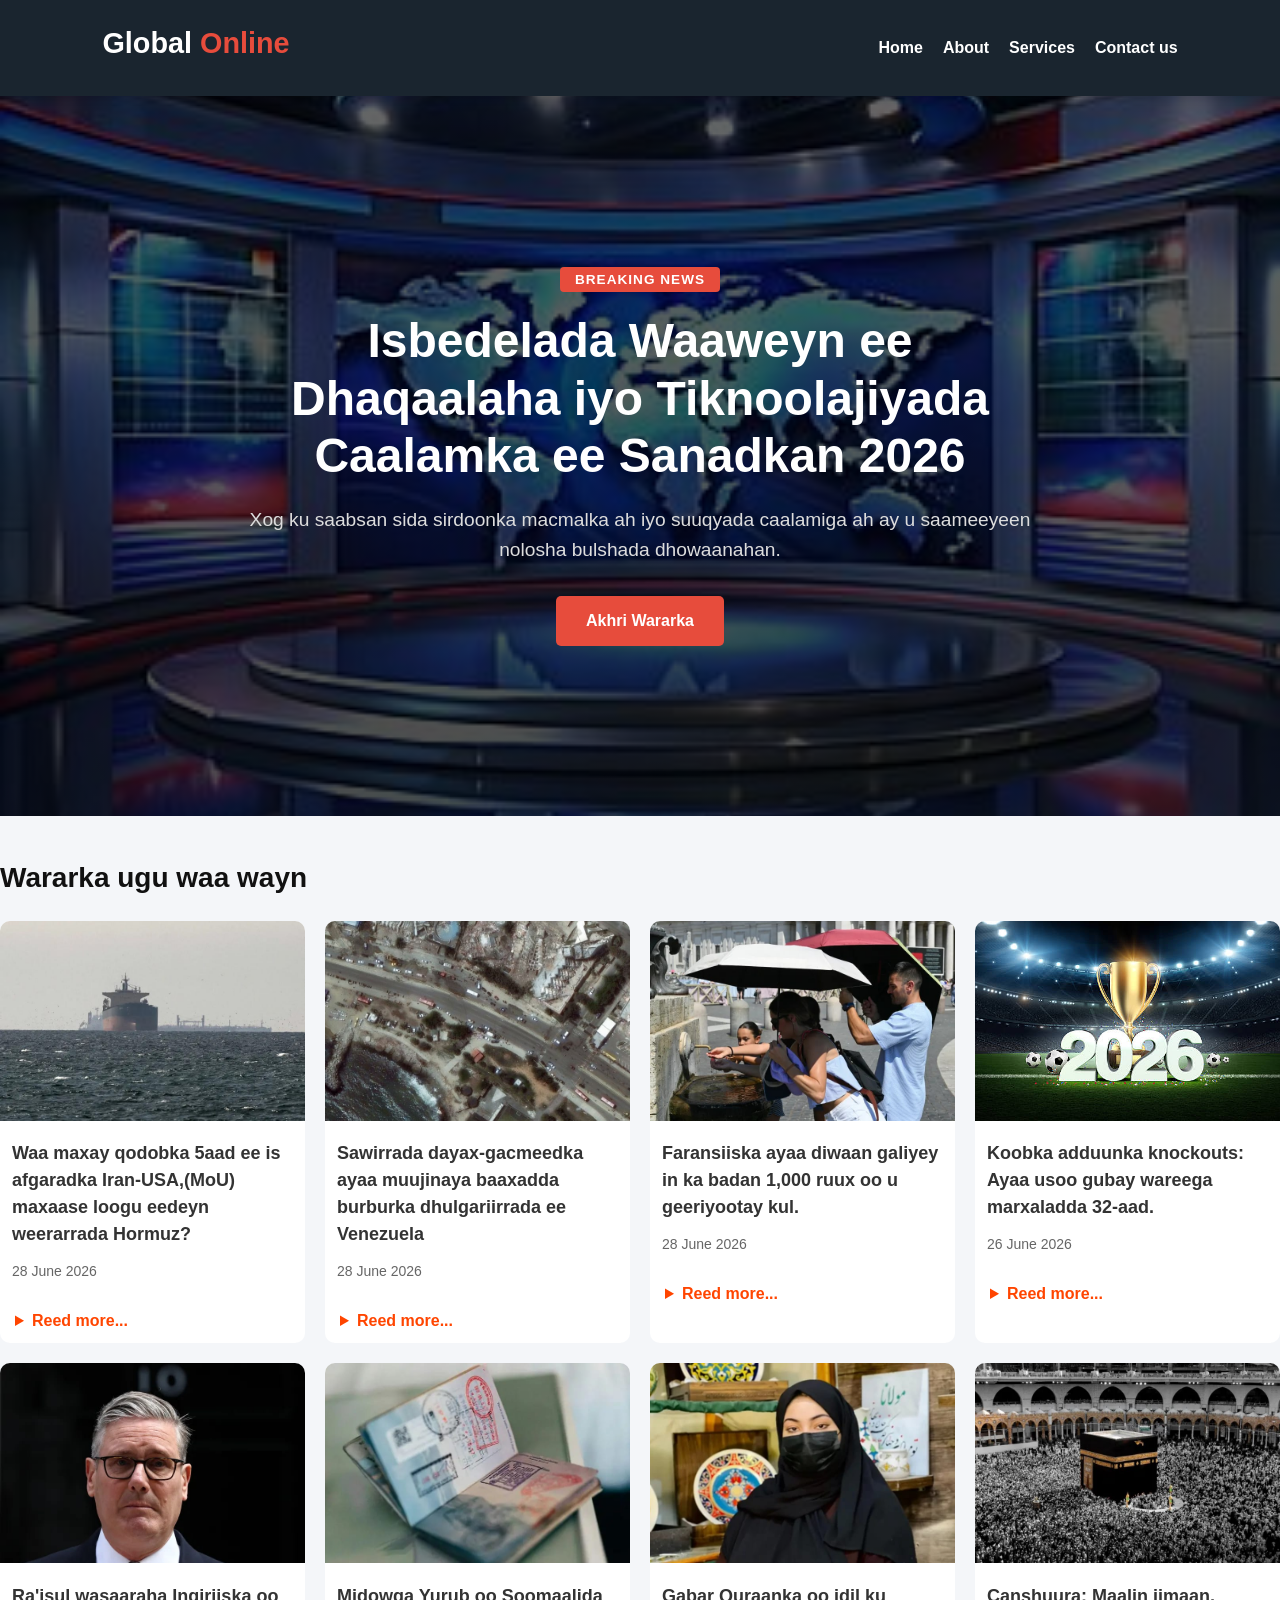
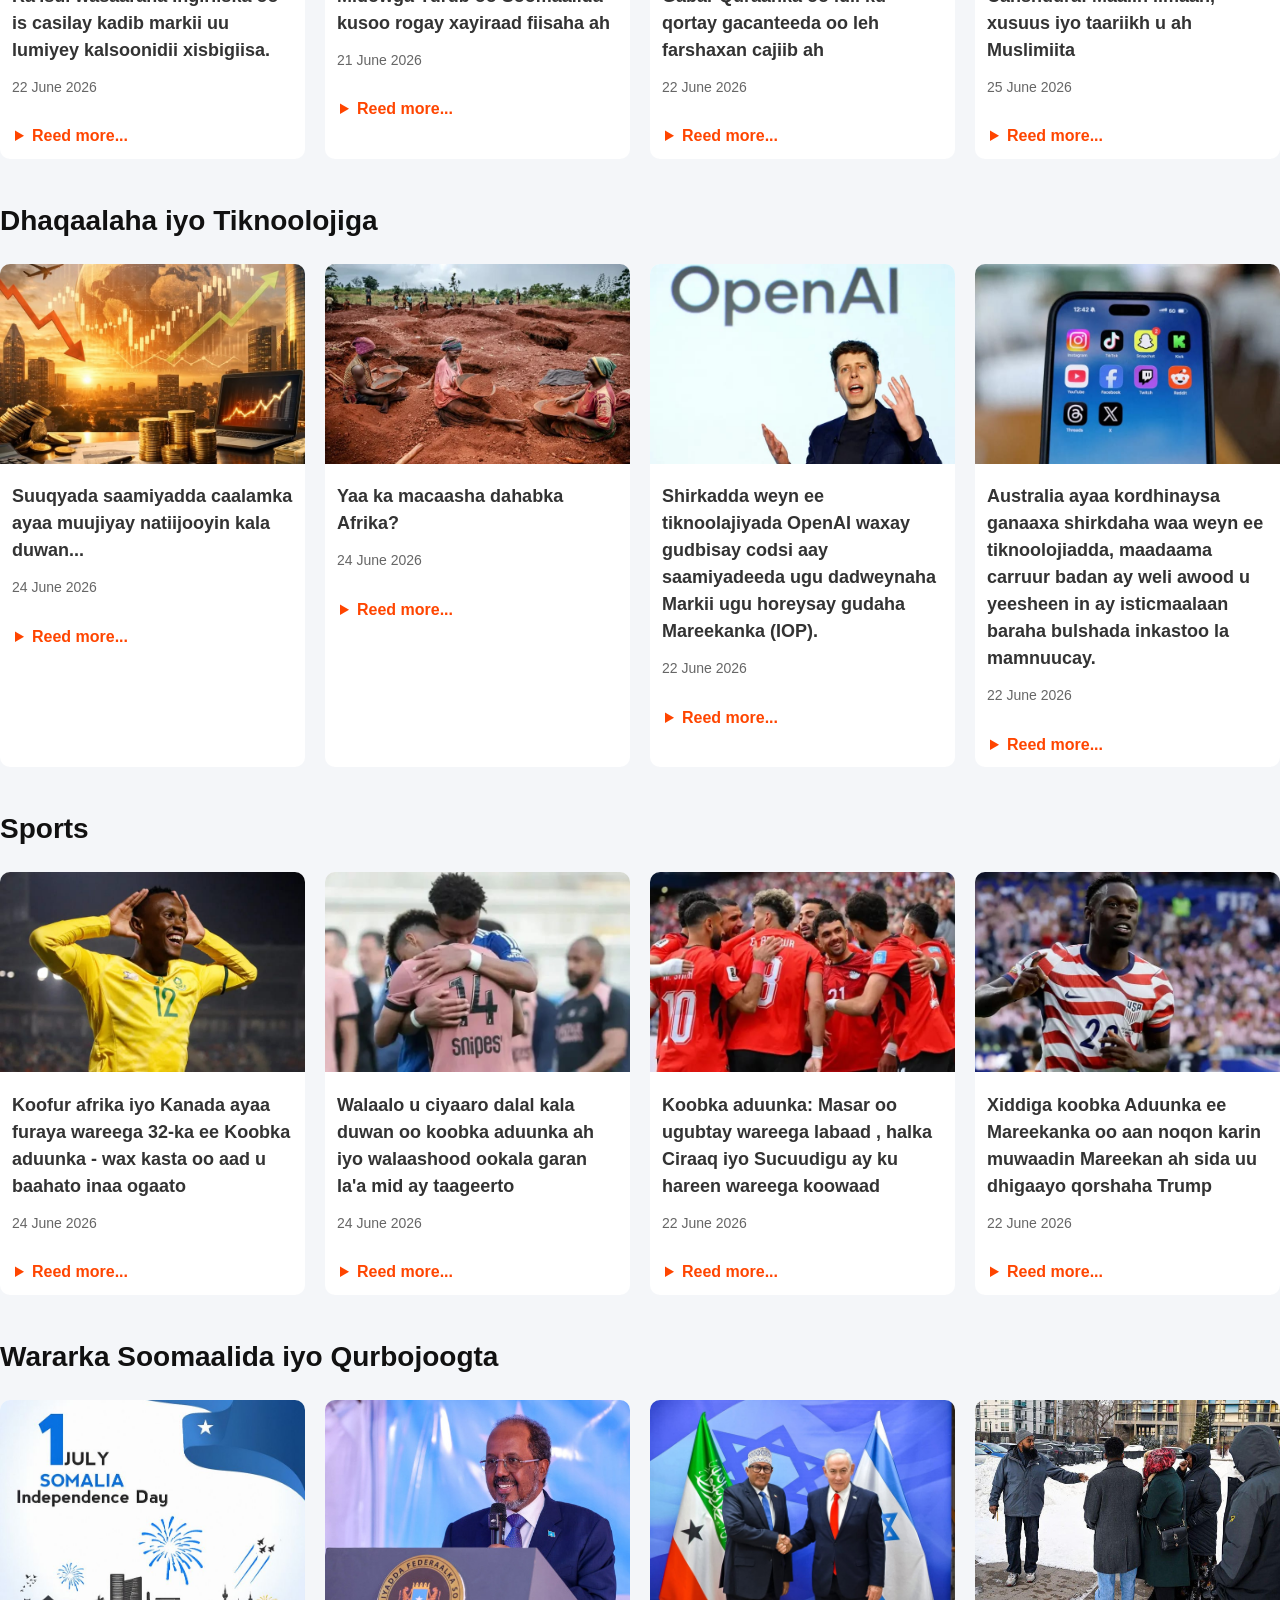
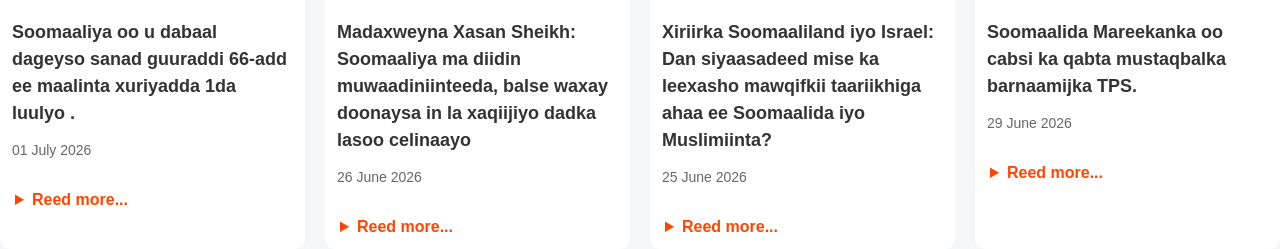
<file: index.html>
<!DOCTYPE html>
<html lang="so">
<head>
    <meta charset="UTF-8">
    <meta name="viewport" content="width=device-width, initial-scale=1.0">
    <title>Global Online </title>
    <link rel="stylesheet" href="Global-Online.css">
    
    <link rel="stylesheet" href="https://cdnjs.cloudflare.com/ajax/libs/font-awesome/6.4.0/css/all.min.css">
</head>
<body>



    
    <!-- 1. HEADER & NAVIGATION BAR -->
    <header class="navbar">
        <div class="logo">
            <h2>Global<span> Online</span></h2>
        </div>
        <nav>
            <ul>
                <li><a href="index.html">Home</a></li>
                <li><a href="about.html">About</a></li>
                <li><a href="services.html">Services</a></li>
                <li><a href="contactus.html">Contact us</a></li>
            </ul>
        </nav>
    </header>

    <!-- 2. HOME SECTION (Breaking News / Hero) -->
    <section id="home" class="hero-section">
        <div class="hero-content">
            <span class="badge">Breaking News</span>
            <h1>Isbedelada Waaweyn ee Dhaqaalaha iyo Tiknoolajiyada Caalamka ee Sanadkan 2026</h1>
            <p>Xog ku saabsan sida sirdoonka macmalka ah iyo suuqyada caalamiga ah ay u saameeyeen nolosha bulshada dhowaanahan.</p>
            <a href="#categories" class="btn">Akhri Wararka</a>
        </div>
    </section>
   <!-- Update wararka cusub mar walba -->
    <section class="news-section">

    <h2 class="section-title">Wararka ugu waa wayn </h2>

    <div class="news-grid">

        <article class="news-card">
            <img src="web-images/Hormus.jpeg" alt="">
            <h3>Waa maxay qodobka 5aad ee is afgaradka Iran-USA,(MoU) maxaase loogu eedeyn weerarrada Hormuz?</h3>
            <span>28 June 2026</span>

            <!-- Halkan ka bilaabo details-ka -->
      <details class="news-details">
        <summary>Reed more...</summary>
        <p>Qodobka 5aad ee heshiiskan ("MoU") wuxuu ku saabsan yahay in Iran ay u fidiso marmar ammaan ah maraakiibta ganacsiga ee ka gudba Gacanka Faaris ilaa Badda Cumaan iyada oo aan lacag laga qaadan muddo 60 maalmood ah, sidoo kale in dhaqdhaqaaqa maraakiibtu bilaabmo isla markiiba, iyadoo la eegayo baabi'inta bam-miinooyinka iyo caqabadaha kale ee farsamo ee Iran leedahay.
Weerarada Marinka Hormuz — cidda loo eedeeyey
Labada dhinac — Mareykanka iyo Iran — ayaa is eedeeyey inay ka baxsadaan shuruudaha heshiiska, gaar ahaan Qodobka 5aad. Iran waxay ku eedeysay Mareykanka in uu ka baxsaday ballanqaadyada heshiiska weerarradiisii ugu dambeeyay, iyadoo sheegaysa in heshiisku Tehran siiyay xakameynta maraakiibta soo maraya Marinka Hormuz. 
Dagaalku wuxuu ka dhashay xakameynta marinka Hormuz  , kaas oo horey uga dhacay dhaqdhaqaaqii ganacsiga adduunka. Dhinaca kale, Madaxweyne Trump wuxuu ku dhawaaqay in ciidammada Mareykanku ay weerareen bartilmaameedyo militari oo Iiraan ah, isagoo sheegay in Iran ay si joogto ah u xad-gudubtay heshiiska xabbad-joojinta</p>
      </details>
    
        </article>


        <article class="news-card">
            <img src="web-images/quake.jpeg" alt="">
            <h3>Sawirrada dayax-gacmeedka ayaa muujinaya baaxadda burburka dhulgariirrada ee Venezuela</h3>
            <span>28 June 2026</span>
                  <!-- Halkan ka bilaabo details-ka -->
      <details class="news-details">
        <summary>Reed more...</summary>
        <p>Dhulgariiro laba ah oo xoog leh — mid 7.2 iyo mid 7.5 ah — ayaa ku dhacay Venezuela 24kii Juun, iyagoo dhacay daqiiqad gudaheed. Cilmi-baarayaal ka tirsan NASA ayaa sawirro dayax-gacmeed ka soo qaatay wax ka hor iyo wax ka dib dhulgariirradii, waxayna qiyaaseen in ilaa 58,870 dhismo ay khasaareen ama ay burburteen gobolka saameeyay.
Deegaannada ugu si xun u dhacay waxaa ka mid ah magaalooyinka xeebta ee La Guaira, gaar ahaan Macuto iyo Caraballeda, halkaas oo dhismayaal dhaadheer oo deggan iyo xaafado dhan ay ku burbureen . 
Sawirradan waxaa lagu qaatay dayax-gacmeedyada Planet Labs iyo Vantor, iyagoo muujinaya kala duwanaanta xaaladda hore iyo tan dambe ee xeebta waqooyi ee Venezuela  . </p>
      </details>
        </article>

        <article class="news-card">
            <img src="web-images/france.jpeg" alt="">
            <h3>Faransiiska ayaa diwaan galiyey in ka badan 1,000 ruux oo u geeriyootay kul.</h3>
            <span>28 June 2026</span>
                  <!-- Halkan ka bilaabo details-ka -->
      <details class="news-details">
        <summary>Reed more...</summary>
        <p>Dowladda Faransiiska ayaa sheegtay in mowjadda kuleylka daran ee dalka ku dhufatay ay sababtay dhimashada in ka badan 1,000 qof. Heerkulka oo si aan caadi ahayn u sare maray ayaa si gaar ah u saameeyay dadka waayeelka ah, carruurta iyo dadka qaba xanuunnada daba dheeraada.
Mas'uuliyiinta caafimaadka ayaa shacabka ugu baaqay inay ka fogaadaan qorraxda xilliyada ugu kulul, cabbaan biyo badan, isla markaana si dhow loola socdo dadka nugul. Khubaradu waxay sidoo kale ka digeen in isbeddelka cimiladu uu sii kordhinayo soo noqnoqoshada mowjadaha kuleylka ee Yurub.</p>
      </details>
        </article>

       
        <article class="news-card">
            <img src="web-images/world cup 2026.jpeg" alt="">
            <h3>Koobka adduunka knockouts: Ayaa usoo gubay wareega marxaladda 32-aad.</h3>
            <span>26 June 2026</span>
                  <!-- Halkan ka bilaabo details-ka -->
      <details class="news-details">
        <summary>Reed more...</summary>
        <p>Wareegga 32-ka ee Koobka Adduunka ayaa si rasmi ah u billowday, iyadoo 32-ka xul ee u soo gudbay ay ku tartamayaan sidii ay u gaari lahaayeen wareegga 16-ka. Kulamadan ayaa ah kuwa ugu adag tartanka, maadaama hal guuldarro ay ka dhigan tahay in xulka laga reebayo koobka.
Ciyaarta ugu horreysa ee wareeggan waxaa isaga hor yimid Koonfur Afrika iyo Canada, iyadoo labada xul ay ku haminayaan inay sii wataan safarkooda Koobka Adduunka. Taageerayaasha kubadda cagta ayaa si weyn isha ugu haya kulamadan oo la filayo inay noqdaan kuwo xamaasad iyo tartan adag leh.</p>
      </details>
        </article>
        <article class="news-card">
            <img src="web-images/former prime minister .jpeg" alt="">
            <h3>Ra'isul wasaaraha Ingiriiska oo is casilay kadib markii uu lumiyey kalsoonidii xisbigiisa.</h3>
            <span>22 June 2026</span>
                  <!-- Halkan ka bilaabo details-ka -->
      <details class="news-details">
        <summary>Reed more...</summary>
        <p>Ra'iisul wasaarihii hore ee Boqortooyada Midowday (UK), Keir Starmer, ayaa iska casilay xilkiisa kadib cadaadis siyaasadeed oo isa soo taray iyo taageero uu ku waayay gudaha xisbigiisa Labour. Go'aanka ayaa yimid kaddib natiijooyin doorasho oo niyad jab ku noqday xisbiga iyo hoos u dhac ku yimid kalsoonida shacabka.

Starmer ayaa sheegay in iscasilaaddiisu ay dan u tahay xisbiga iyo dalka, iyadoo hadda la filayo in xisbiga Labour uu doorto hoggaamiye cusub oo beddela.</p>
      </details>
        </article>
       
        <article class="news-card">
            <img src="web-images/WhatsApp Image 2026-06-28 at 21.24.45 (1).jpeg" alt="">
            <h3>Midowga Yurub oo Soomaalida kusoo rogay xayiraad fiisaha ah</h3>
            <span>21 June 2026</span>
                  <!-- Halkan ka bilaabo details-ka -->
      <details class="news-details">
        <summary>Reed more...</summary>
        <p>Midowga Yurub ayaa soo rogay xayiraado ku meelgaar ah oo adkaynaya in muwaadiniinta Soomaaliyeed ay helaan fiisaha Schengen, iyagoo ku sababeeyay in Soomaaliya aysan si ku filan ula shaqaynin aqbalidda dib‑u‑celinta muwaadiniinta Soomaaliyeed ee si sharci darro ah ugu nool waddamada Midowga Yurub.

Golaha Midowga Yurub ayaa sheegay in Soomaaliya aysan si ku filan uga qayb qaadan dib u celinta muwaadiniinta Soomaaliyeed ee lagu amray inay ka baxaan dalalka xubnaha ka ah Midowga Yurub.</p>
      </details>
        </article>
        <article class="news-card">
            <img src="web-images/WhatsApp Image 2026-06-28 at 21.24.46.jpeg" alt="">
            <h3>Gabar Quraanka oo idil ku qortay gacanteeda oo leh farshaxan cajiib ah </h3>
            <span>22 June 2026</span>
                  <!-- Halkan ka bilaabo details-ka -->
      <details class="news-details">
        <summary>Reed more...</summary>
        <p>Dhinac ka mid ah Arg ama Ikhtiaruddin Qala ee magaalada taariikhiga ah ee Herat, ayaa waxaa lagu arkay koox gabdho ah oo ku mashquulsan howlo farshaxan. Hareerahooda waxaa yiil qaar kamid ah farshaxankooda, oo ah dhoobo si qurux badan loo sameeyay oo alaab laga sameeyay. Waxa kale oo dheryahaas dushooda ku dheggan boor ay ku qoran tahay "Khatin Zar Gallery".

Magaca goobta farshaxankan ayaa muujinaya in inkasta oo dowladda Taliban ay xaddidday, haddana gabdhahani ay boorka iyo ciid ka sameysanayaan fatshaxan qaali ah iyagoo faqri ah.

Gabadhii madaxa u ahayd hablahan ayaa u ekayd mid ka duwan kuwa kale oo weliba aad ugu mashquulsan. Hareerteeda waxaa yaalay aayado quraanka kariimka ah oo bogag ku qoran. Daraasiin bogag waaweyn ah iyo qalab wax lagu qoro oo gacanteeda ku jira oo miiska dul hugan</p>
      </details>
        </article>
        <article class="news-card">
            <img src="web-images/WhatsApp Image 2026-06-28 at 21.24.46 (1).jpeg" alt="">
            <h3>Canshuura: Maalin iimaan, xusuus iyo taariikh u ah Muslimiita</h3>
            <span>25 June 2026</span>
                  <!-- Halkan ka bilaabo details-ka -->
      <details class="news-details">
        <summary>Reed more...</summary>
        <p>Caashuuraa waxaa la xusaa maalinta tobnaad ee Muxarram, oo ah bisha koowaad ee taariikhda dayaxa ee Islaamka. Maalintan waxay dunida Muslimka u leedahay ahmiyad gaar ah, waxaana si kala duwan loogu dabaaldegaa iyadoo ku xiran dhaqamada diimeed.

Muslimiinta Sunniga ah, Caashuuraa waxaa inta badan lagu xusaa soon iyo mahadnaq Ilaahay, iyagoo xusuusan dhacdooyin muhiim ah oo la xiriira taariikhda Nebiyada.

Muslimiinta Shiicada, waxay u tahay maalin murugo, iyagoo xusuusan shahiidnimada Xuseen ibn Cali, oo ahaa wiilka uu awowga u ahaa Nebi Muxammad NNKH, intii lagu jiray dagaalkii Karbala sanadkii 680</p>
      </details>
        </article>
        
       
    </div>
</section>

<!-- Dhaqaalaha iyo Tiknoolojiga -->
 <section class="news-section">

    <h2 class="section-title"> Dhaqaalaha iyo Tiknoolojiga</h2>

    <div class="news-grid">

        <article class="news-card">
            <img src="web-images/economic.jpeg" alt="">
            <h3>Suuqyada saamiyadda caalamka ayaa muujiyay natiijooyin kala duwan... </h3>
            <span>24 June 2026</span>
                  <!-- Halkan ka bilaabo details-ka -->
      <details class="news-details">
        <summary>Reed more...</summary>
        <p>Suuqyada saamiyada caalamka ayaa muujiyay natiijooyin kala duwan, iyadoo qaar ka mid ah suuqyada ay kor u kaceen halka kuwa kalena ay hoos u dhaceen. Maalgashadayaashu waxay si dhow ula socdaan go'aannada bangiyada dhexe iyo xogta cusub ee dhaqaalaha. </p>
      </details>
        </article>

        <article class="news-card">
            <img src="web-images/africa-gold.jpeg" alt="">
            <h3>Yaa ka macaasha dahabka Afrika?</h3>
            <span>24 June 2026</span>
                  <!-- Halkan ka bilaabo details-ka -->
      <details class="news-details">
        <summary>Reed more...</summary>
        <p>Afrika waa qaaradda ugu hodansan kheyraadka dabiiciga ah, waxaana dahab laga soo saaraa dalal badan sida Ghana, Koonfur Afrika, Mali, Tanzania, iyo Burkina Faso. Inkastoo qaaraddu soo saarto dahab aad u badan, haddana faa'iidada ugu badan ma gaarto dalalka Afrika.
Inta badan macaashka waxaa hela shirkadaha waaweyn ee caalamiga ah, ganacsatada dahabka, iyo warshadaha dibadda ee sifeeya kuna iibiya suuqyada caalamka. Dowladaha Afrika waxay helaan dakhli ka yimaada canshuuraha, rukhsadaha macdanta, iyo saamiyada kale, balse khubaro badan ayaa sheegta in qaybta ay helaan ay weli ka yar tahay qiimaha dhabta ah ee dahabka laga soo saaro.</p>
      </details>
        </article>

        <article class="news-card">
            <img src="web-images/Open AI.jpeg" alt="">
            <h3>Shirkadda weyn ee tiknoolajiyada OpenAI waxay gudbisay codsi aay saamiyadeeda ugu dadweynaha Markii ugu horeysay gudaha Mareekanka (IOP). </h3>
            <span>22 June 2026</span>
                  <!-- Halkan ka bilaabo details-ka -->
      <details class="news-details">
        <summary>Reed more...</summary>
        <p>OpenAI ayaa si rasmi ah u gudbisay codsi ay ku geli doonto suuqa saamiyada Mareykanka (IPO). Haddii la ansixiyo, waxay noqon doontaa mid ka mid ah dhacdooyinka ugu waaweyn ee suuqa maaliyadda sanadkan, iyadoo la filayo inay soo jiidato maalgashi balaayiin doollar ah.</p>
      </details>
        </article>

        <article class="news-card">
            <img src="web-images/iphone.jpeg" alt="">
            <h3>Australia ayaa kordhinaysa ganaaxa shirkdaha waa weyn ee tiknoolojiadda, maadaama carruur badan ay weli awood u yeesheen in ay isticmaalaan baraha bulshada inkastoo la mamnuucay. </h3>
            <span>22 June 2026</span>
                  <!-- Halkan ka bilaabo details-ka -->
      <details class="news-details">
        <summary>Reed more...</summary>
        <p>Dowladda Australia ayaa qorsheynaysa inay labanlaabto ganaaxyada lagu soo rogo shirkadaha waaweyn ee tiknoolajiyadda haddii ay ku guuldareystaan inay ka hortagaan carruurta ka yar da'da sharcigu oggol yahay inay galaan baraha bulshada. Dowladda waxay sheegtay in tallaabadan lagu xoojinayo ilaalinta badbaadada carruurta internetka.</p>
      </details>
        </article>

    </div>
</section>

<!-- Sports -->
<section class="news-section">

    <h2 class="section-title">Sports</h2>

    <div class="news-grid">

        <article class="news-card">
            <img src="web-images/sport-canada vs south africa.jpeg" alt="">
            <h3>Koofur afrika iyo Kanada ayaa furaya wareega 32-ka ee Koobka aduunka - wax kasta oo aad u baahato inaa ogaato</h3>
            <span>24 June 2026</span>
                  <!-- Halkan ka bilaabo details-ka -->
      <details class="news-details">
        <summary>Reed more...</summary>
        <p>Wareegga 32-aad ee Koobka Adduunka ee FIFA ayaa si rasmi ah u billowmaya maanta, iyadoo Koonfur Afrika iyo Kanada ay isaga hor imanayaan kulankii ugu horreeyay ee wareegga bug-baxa (knockout stage). Labada xulba waxay hiigsanayaan inay u gudbaan wareegga 16-ka, taasoo kulankan ka dhigeysa mid ka mid ah kulamada sida weyn loo wada sugayo maanta.</p>
      </details>
        </article>

        <article class="news-card">
            <img src="web-images/walaalo sports.jpeg" alt="">
            <h3>Walaalo u ciyaaro dalal kala duwan oo koobka aduunka ah iyo walaashood ookala garan la'a mid ay taageerto</h3>
            <span>24 June 2026</span>
                  <!-- Halkan ka bilaabo details-ka -->
      <details class="news-details">
        <summary>Reed more...</summary>
        <p>Kani waa tartan adag oo ku wajahan waalid kasta (qoys kasta). Laba walaalo ah ayaa ku tartamaya kooxo kala duwan ciyaar kasta. Yaas taageeri lahayd?

Tani ma aha ciyaar gudaha ah ama tartan dugsiyada dhexdooda ah ee waa ciyaar Koobka Adduunka ah.

Afar walaalo ah oo ah ciyaartooy adag ayaa u ciyaara dalal kala duwan tartan aad u weyn, kuwaas oo ay ku jiraan Desire iyo Guela Doue, kuwaas oo laga yaabo inay isku wajahaan kubadda cagta.

Waxay ku dhasheen Angers, dalka Faransiiska , waxaana iska dhalay hooyo Faransiis ah iyo aabbe u dhashay Ivory Coast, walaalahan waxay si gaar ah ugu ciyaaraan Paris St-Germain iyo Strasbourg siday u kala horreeyaan.</p>
      </details>
        </article>

        <article class="news-card">
            <img src="web-images/Masar oo.jpeg" alt="">
            <h3>Koobka aduunka: Masar oo ugubtay wareega labaad , halka Ciraaq iyo Sucuudigu ay ku hareen wareega koowaad</h3>
            <span>22 June 2026</span>
                  <!-- Halkan ka bilaabo details-ka -->
      <details class="news-details">
        <summary>Reed more...</summary>
        <p>Maalintii ugu dambeysay ee wareegga koowaad, kooxda qaranka Masar waxay xaqiijisay inay u soo baxdo wareegga 32da kooxood ee Koobka Adduunka ee 2026, iyagoo noqday kooxdii labaad ee dalalka Carabta ah ee ka gudubta wareegga koowaad ka dib Morocco.
Toban kooxood ayaa laga reebay tartanka, halka 28 kooxood ay xaqiijiyeen inay u soo baxeen wareega labaad, taasoo ka dhigaysa afarta koox ee harsan in si rasmi ah loo go'aamiyo dhammaadka Sabtida, maalinta ugu dambeysa ee wareegga koowaad ee Koobka</p>
      </details>
        </article>

        <article class="news-card">
            <img src="web-images/ciyaartoda marekanka.jpeg" alt="">
            <h3>Xiddiga koobka Aduunka ee Mareekanka oo aan noqon karin muwaadin Mareekan ah sida uu dhigaayo qorshaha Trump </h3>
            <span>22 June 2026</span>
                  <!-- Halkan ka bilaabo details-ka -->
      <details class="news-details">
        <summary>Reed more...</summary>
        <p>Wuxuu si weyn isu muujiyay Koobka Adduunka isagoo laba gool u dhaliyay xulka Maraykanka, oo ka mid ah dalalka martigelinaya tartanka, kulankoodii furitaanka ee ay kaga adkaadeen Paraguay.

Laakiin Folarin Balogun wuxuu u matalaa Maraykanka oo keliya sabab la xiriirta dhacdo gaar ah oo ku saabsan dhalashadiisa.

Waxa yaabka leh ayaa ah in weeraryahanka ay qaranku aadka u qiimeeyaan uu yahay nooca qofka uu Donald Trump sheegay inaan loo oggolaan karin muwaadinnimada, iyadoo taas qayb ka tahay ajandihiisa adag ee socdaalka.</p>
      </details>
        </article>

    </div>

</section>
<!-- wararka Soomaalida iyo Qurbo joogta -->
<section class="">

    <h2 class="section-title">Wararka Soomaalida iyo Qurbojoogta</h2>

    <div class="news-grid">

        <article class="news-card">
            <img src="web-images/WhatsApp Image 2026-06-28 at 21.24.45.jpeg" alt="">
            <h3>Soomaaliya oo u dabaal dageyso sanad guuraddi 66-add ee maalinta xuriyadda  1da luulyo .</h3>
            <span>01 July  2026</span>
                  <!-- Halkan ka bilaabo details-ka -->
      <details class="news-details">
        <summary>Reed more...</summary>
        <p>Maanta Soomaaliya waxay si weyn ugu dabaaldegaysaa Maalinta Xorriyadda ee 1-da Luulyo, oo ah maalin taariikhi ah oo astaan u ah midnimada iyo madax-bannaanida dalka. Maalintan waxaa lagu xusaa mideyntii Gobolladii Waqooyi iyo Koonfur sannadkii 1960, taas oo lagu aas-aasay Jamhuuriyadda Soomaaliya.

Dalka oo dhan waxaa ka socda munaasabado kala duwan, iyadoo la sudhayo calanka Soomaaliyeed, la qaadayo heeso waddani ah, lana xusayo halgankii iyo naf-hurnimadii ay sameeyeen halyeeyadii u soo halgamay xorriyadda. Maalintan waxay sidoo kale xasuusin u tahay muhiimadda midnimada, nabadda, iyo wadajirka shacabka Soomaaliyeed.</p>
      </details>
        </article>

        <article class="news-card">
            <img src="web-images/Xasan sheekh.jpeg" alt="">
            <h3>Madaxweyna Xasan Sheikh: Soomaaliya ma diidin muwaadiniinteeda, balse waxay doonaysa in la xaqiijiyo dadka lasoo celinaayo</h3>
            <span>26 June 2026</span>
                  <!-- Halkan ka bilaabo details-ka -->
      <details class="news-details">
        <summary>Reed more...</summary>
        <p>Jimco, Juun 26, 2026 (HOL) - Madaxweynaha Soomaaliya Xasan Sheekh Maxamuud ayaa sheegay in dowladda Federaalka aysan diidin dib u soo celinta muwaadiniinteeda, isagoo ka jawaabay go'aankii Midowga Yurub ee lagu adkeeyay bixinta fiisooyinka muwaadiniinta Soomaaliyeed.
            Khudbad uu jeediyay munaasabadda 26-ka Juun, Madaxweynaha ayaa sheegay in khilaafka u dhexeeya Soomaaliya iyo Midowga Yurub uusan salka ku hayn diidmada muwaadiniinta Soomaaliyeed, balse uu ku saabsan yahay habka loo xaqiijinayo aqoonsiga dadka la doonayo in dib loogu soo celiyo dalka.

"Waa naloo sheegay in Midowga Yurub uu xayiraad ku soo rogay fiisooyinka Soomaalida, iyadoo lagu eedeeyay in Soomaaliya ay diidday muwaadiniinteeda. Arrintaasi sax ma aha. Muwaadin Soomaaliyeed dalkiisa lama diidi karo, mana diidi doonno," ayuu yiri Xasan Sheekh.
        </p>
      </details>
        </article>

        <article class="news-card">
            <img src="web-images/ciro.jpeg" alt="">
            <h3>Xiriirka Soomaaliland iyo Israel: Dan siyaasadeed mise ka leexasho mawqifkii taariikhiga ahaa ee Soomaalida iyo Muslimiinta?</h3>
            <span>25 June 2026</span>
                  <!-- Halkan ka bilaabo details-ka -->
      <details class="news-details">
        <summary>Reed more...</summary>
        <p>Muddooyinkii u dambeeyay waxaa isa soo tarayay hadal-heynta ku saabsan suuragalnimada in Somaliland ay xiriir siyaasadeed iyo diblomaasiyadeed la yeelato Dowladda Israel. Arrinta ayaa si gaar ah u soo xoogeysatay kadib isbeddellada siyaasadeed ee ka dhacay Geeska Afrika iyo dadaallaada ay Somaliland ugu jirto inay hesho aqoonsi caalami ah. Hase yeeshee,doodda ku saabsan xiriirka Israel ma aha oo keliya mid ku kooban danaha siyaasadeed iyo diblomaasiyadda; waa arrin taabanaysa aqoonsi diimeed, dareen bulsho, iyo mowqif taariikhi ah oo Soomaalidu ka lahayd qadiyadda Falastiin</p>
      </details>
        </article>

        <article class="news-card">
            <img src="web-images/Qurbo joogta.jpeg" alt="">
            <h3>Soomaalida Mareekanka oo cabsi ka qabta mustaqbalka barnaamijka TPS.</h3>
            <span>29 June 2026</span>
                  <!-- Halkan ka bilaabo details-ka -->
      <details class="news-details">
        <summary>Reed more...</summary>
        <p>Isniin, Juun 29, 2026 (HOL) - Go'aan ay 25-kii Juun gaartay Maxkamadda Sare ee Mareykanka oo u oggolaanaya maamulka Madaxweyne Donald Trump inuu sii wado dadaallada lagu joojinayo Temporary Protected Status (TPS) ee muhaajiriinta ka soo jeeda Haiti iyo Suuriya ayaa sare u qaaday walaaca ka dhex jira bulshada Soomaaliyeed ee ku nool dalkaas
          Inkastoo go'aanku aanu si toos ah u saameynayn TPS-ka Soomaalida, haddana wuxuu xoojinayaa suurtagalnimada in mustaqbalka la qaado tallaabooyin la mid ah oo lagu soo afjarayo barnaamijka ay Soomaalidu ku jiraan, taasoo gelin karta kumannaan qof xaalad sharci oo aan la hubin  
        </p>
      </details>
        </article>

    </div>

</section>

    

</body>
</html>
</file>
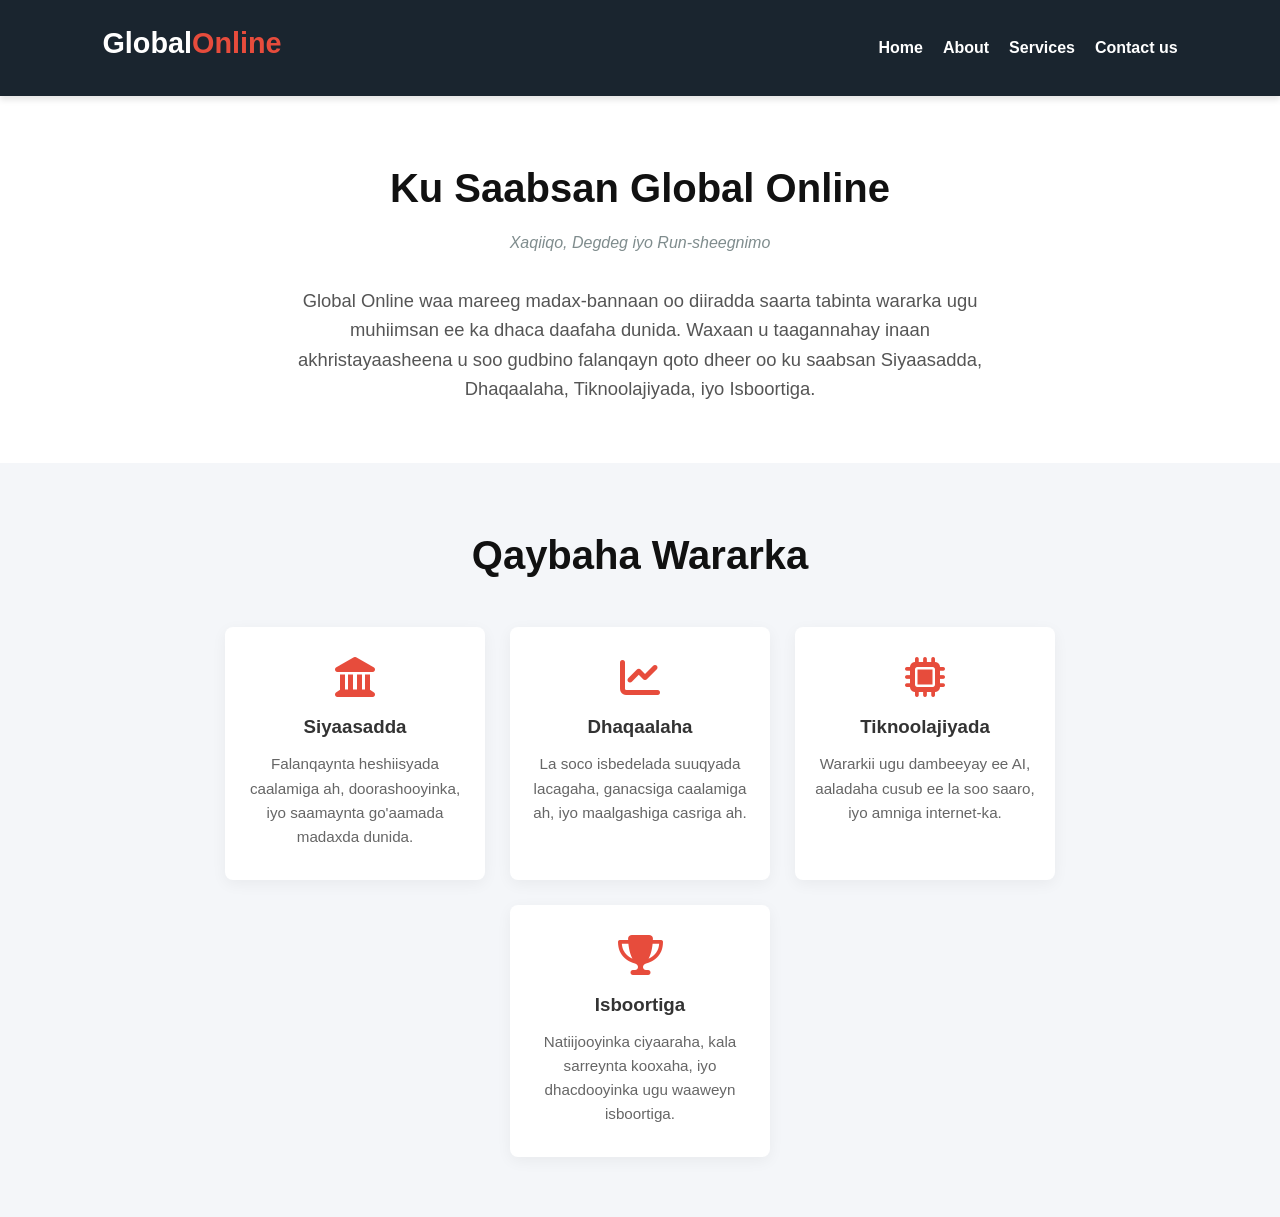
<file: about.html>
<!DOCTYPE html>
<html lang="so">
<head>
    <meta charset="UTF-8">
    <meta name="viewport" content="width=device-width, initial-scale=1.0">
    <title>Global Online </title>
    <link rel="stylesheet" href="Global-Online.css">
    
    <link rel="stylesheet" href="https://cdnjs.cloudflare.com/ajax/libs/font-awesome/6.4.0/css/all.min.css">
</head>
<body>

  
    <!-- 1. HEADER & NAVIGATION BAR -->
    <header class="navbar">
        <div class="logo">
            <h2>Global<span>Online</span></h2>
        </div>
        <nav>
            <ul>
                <li><a href="index.html">Home</a></li>
                <li><a href="about.html">About</a></li>
                <li><a href="services.html">Services</a></li>
                <li><a href="contactus.html">Contact us</a></li>
            </ul>
        </nav>
    </header>


<!-- 3. ABOUT US SECTION -->
    <section id="about" class="about-section">
        <div class="container">
            <h2>Ku Saabsan Global Online</h2>
            <p class="sub-title">Xaqiiqo, Degdeg iyo Run-sheegnimo</p>
            <div class="about-grid">
                <div class="about-text">
                    <p>Global Online waa mareeg madax-bannaan oo diiradda saarta tabinta wararka ugu muhiimsan ee ka dhaca daafaha dunida. Waxaan u taagannahay inaan akhristayaasheena u soo gudbino falanqayn qoto dheer oo ku saabsan Siyaasadda, Dhaqaalaha, Tiknoolajiyada, iyo Isboortiga.</p>
                </div>
            </div>
        </div>
    </section>

    <!-- 4. CATEGORIES SECTION (Afartii Qaybood ee Dhaqaalaha, Tech, jwsm) -->
    <section id="categories" class="categories-section">
        <div class="container">
            <h2>Qaybaha Wararka</h2>
            <div class="grid-container">
                <!-- Qaybta 1: Siyaasadda -->
                <div class="card">
                    <i class="fa-solid fa-landmark card-icon"></i>
                    <h3>Siyaasadda</h3>
                    <p>Falanqaynta heshiisyada caalamiga ah, doorashooyinka, iyo saamaynta go'aamada madaxda dunida.</p>
                </div>
                <!-- Qaybta 2: Dhaqaalaha -->
                <div class="card">
                    <i class="fa-solid fa-chart-line card-icon"></i>
                    <h3>Dhaqaalaha</h3>
                    <p>La soco isbedelada suuqyada lacagaha, ganacsiga caalamiga ah, iyo maalgashiga casriga ah.</p>
                </div>
                <!-- Qaybta 3: Tiknoolajiyada -->
                <div class="card">
                    <i class="fa-solid fa-microchip card-icon"></i>
                    <h3>Tiknoolajiyada</h3>
                    <p>Wararkii ugu dambeeyay ee AI, aaladaha cusub ee la soo saaro, iyo amniga internet-ka.</p>
                </div>
                <!-- Qaybta 4: Isboortiga -->
                <div class="card">
                    <i class="fa-solid fa-trophy card-icon"></i>
                    <h3>Isboortiga</h3>
                    <p>Natiijooyinka ciyaaraha, kala sarreynta kooxaha, iyo dhacdooyinka ugu waaweyn isboortiga.</p>
                </div>
            </div>
        </div>

    </section>

</body>
</html>
</file>
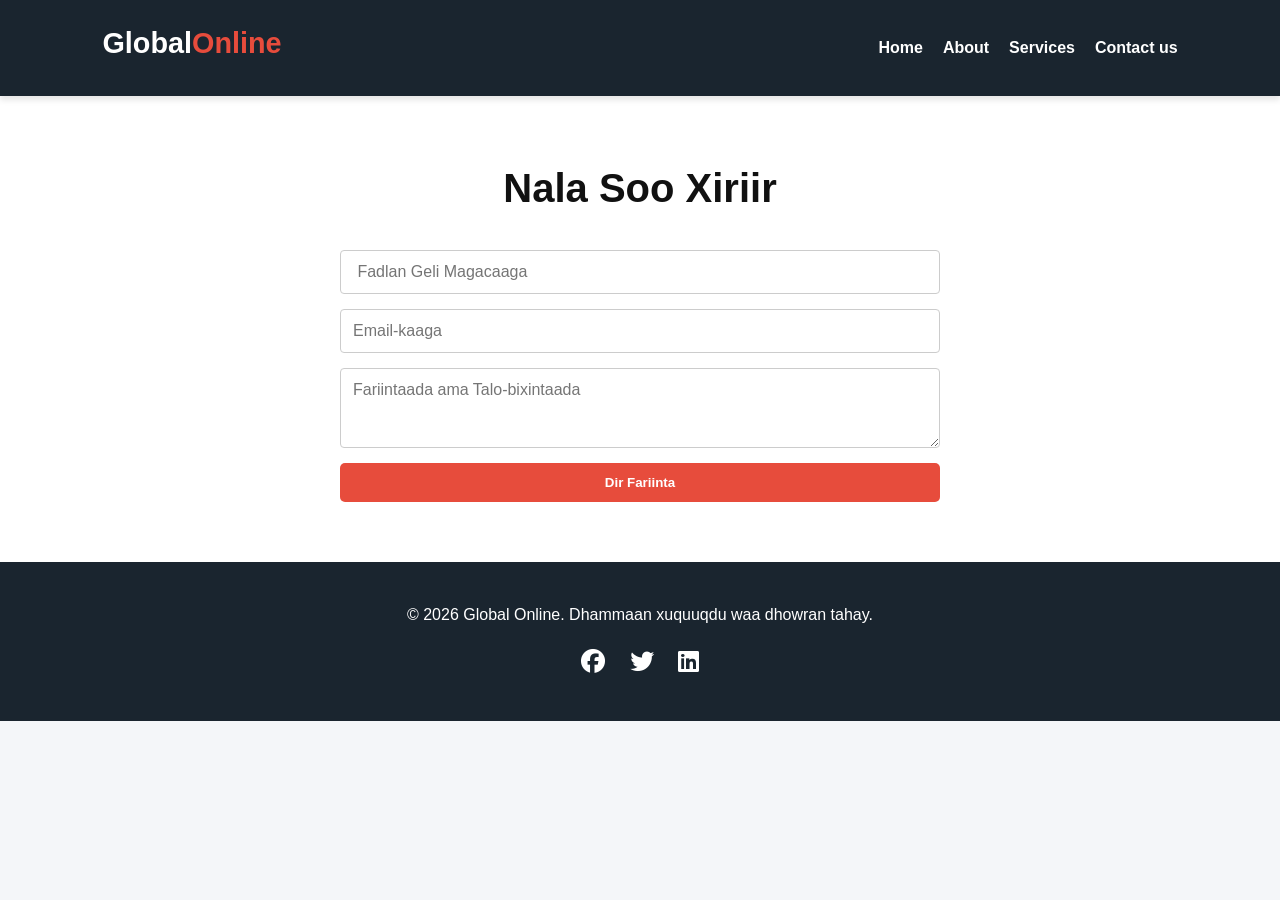
<file: contacts.html>
<!DOCTYPE html>
<html lang="so">
<head>
    <meta charset="UTF-8">
    <meta name="viewport" content="width=device-width, initial-scale=1.0">
    <title>Global Online </title>
    <link rel="stylesheet" href="Global-Online.css">
    
    <link rel="stylesheet" href="https://cdnjs.cloudflare.com/ajax/libs/font-awesome/6.4.0/css/all.min.css">
</head>
<body>

  
    <!-- 1. HEADER & NAVIGATION BAR -->
    <header class="navbar">
        <div class="logo">
            <h2>Global<span>Online</span></h2>
        </div>
        <nav>
            <ul>
                <li><a href="index.html">Home</a></li>
                <li><a href="about.html">About</a></li>
                <li><a href="services.html">Services</a></li>
                <li><a href="contacts.html">Contact us</a></li>
            </ul>
        </nav>
    </header>

    <!-- 8. CONTACT US SECTION -->
    <section id="contact" class="contact-section">
        <div class="container">
            <h2>Nala Soo Xiriir</h2>
            <form class="contact-form" onsubmit="event.preventDefault();">
                <input type="text" placeholder=" Fadlan Geli Magacaaga " required>
                <input type="email" placeholder="Email-kaaga" required>
                <textarea placeholder="Fariintaada ama Talo-bixintaada" rows="3" required></textarea>
                <button type="submit" class="btn">Dir Fariinta</button>
            </form>
        </div>
    </section>

    <!-- 9. FOOTER -->
    <footer class="footer">
        <p>&copy; 2026 Global Online. Dhammaan xuquuqdu waa dhowran tahay.</p>
        <div class="social-icons">
            <a href="#"><i class="fa-brands fa-facebook"></i></a>
            <a href="#"><i class="fa-brands fa-twitter"></i></a>
            <a href="#"><i class="fa-brands fa-linkedin"></i></a>
        </div>
    </footer>

</body>
</html>
</file>
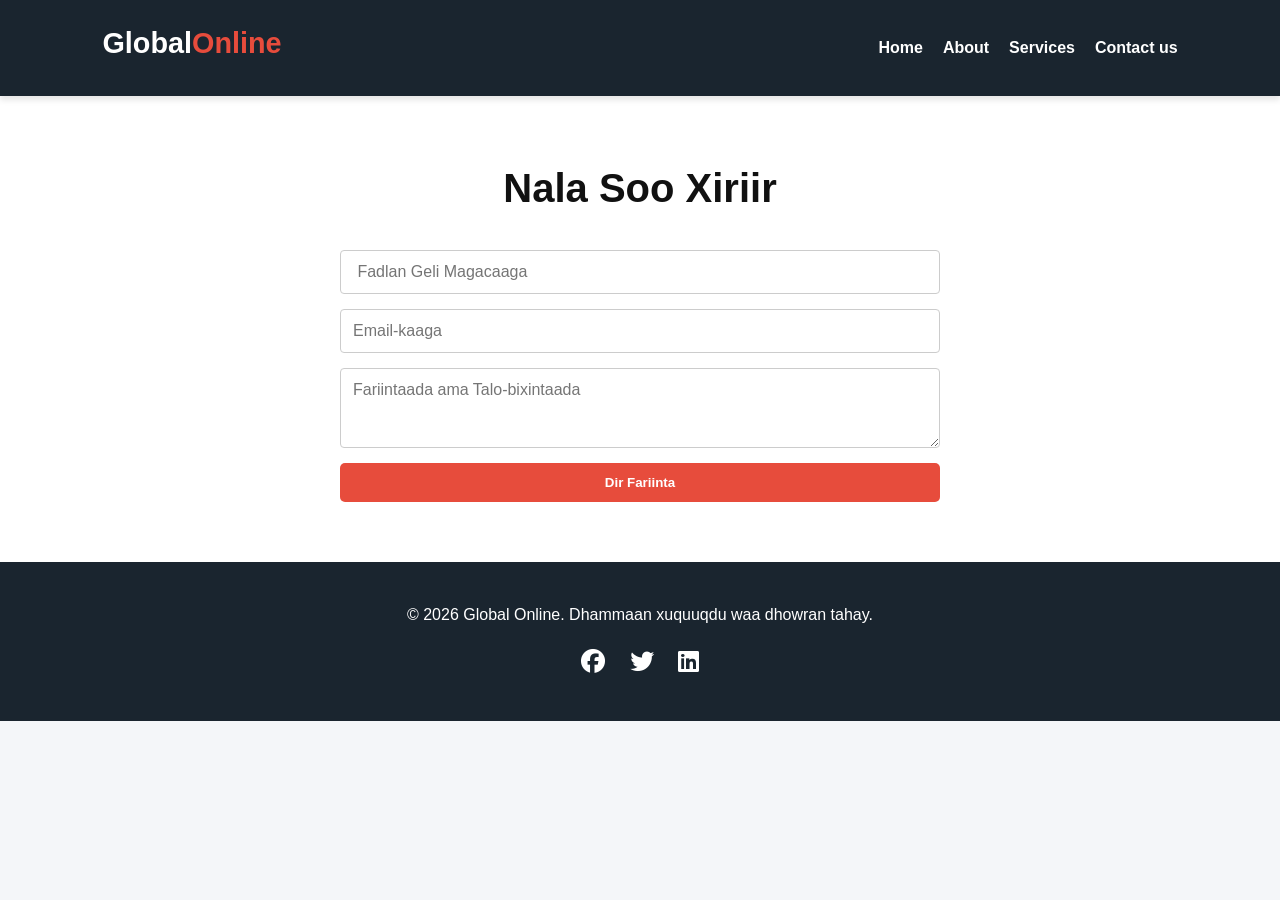
<file: contactus.html>
<!DOCTYPE html>
<html lang="so">
<head>
    <meta charset="UTF-8">
    <meta name="viewport" content="width=device-width, initial-scale=1.0">
    <title>Global Online </title>
    <link rel="stylesheet" href="Global-Online.css">
    
    <link rel="stylesheet" href="https://cdnjs.cloudflare.com/ajax/libs/font-awesome/6.4.0/css/all.min.css">
</head>
<body>

  
    <!-- 1. HEADER & NAVIGATION BAR -->
    <header class="navbar">
        <div class="logo">
            <h2>Global<span>Online</span></h2>
        </div>
        <nav>
            <ul>
                <li><a href="index.html">Home</a></li>
                <li><a href="about.html">About</a></li>
                <li><a href="services.html">Services</a></li>
                <li><a href="contactus.html">Contact us</a></li>
            </ul>
        </nav>
    </header>

    <!-- 8. CONTACT US SECTION -->
    <section id="contact" class="contact-section">
        <div class="container">
            <h2>Nala Soo Xiriir</h2>
            <form class="contact-form" onsubmit="event.preventDefault();">
                <input type="text" placeholder=" Fadlan Geli Magacaaga " required>
                <input type="email" placeholder="Email-kaaga" required>
                <textarea placeholder="Fariintaada ama Talo-bixintaada" rows="3" required></textarea>
                <button type="submit" class="btn">Dir Fariinta</button>
            </form>
        </div>
    </section>

    <!-- 9. FOOTER -->
    <footer class="footer">
        <p>&copy; 2026 Global Online. Dhammaan xuquuqdu waa dhowran tahay.</p>
        <div class="social-icons">
            <a href="#"><i class="fa-brands fa-facebook"></i></a>
            <a href="#"><i class="fa-brands fa-twitter"></i></a>
            <a href="#"><i class="fa-brands fa-linkedin"></i></a>
        </div>
    </footer>

</body>
</html>
</file>
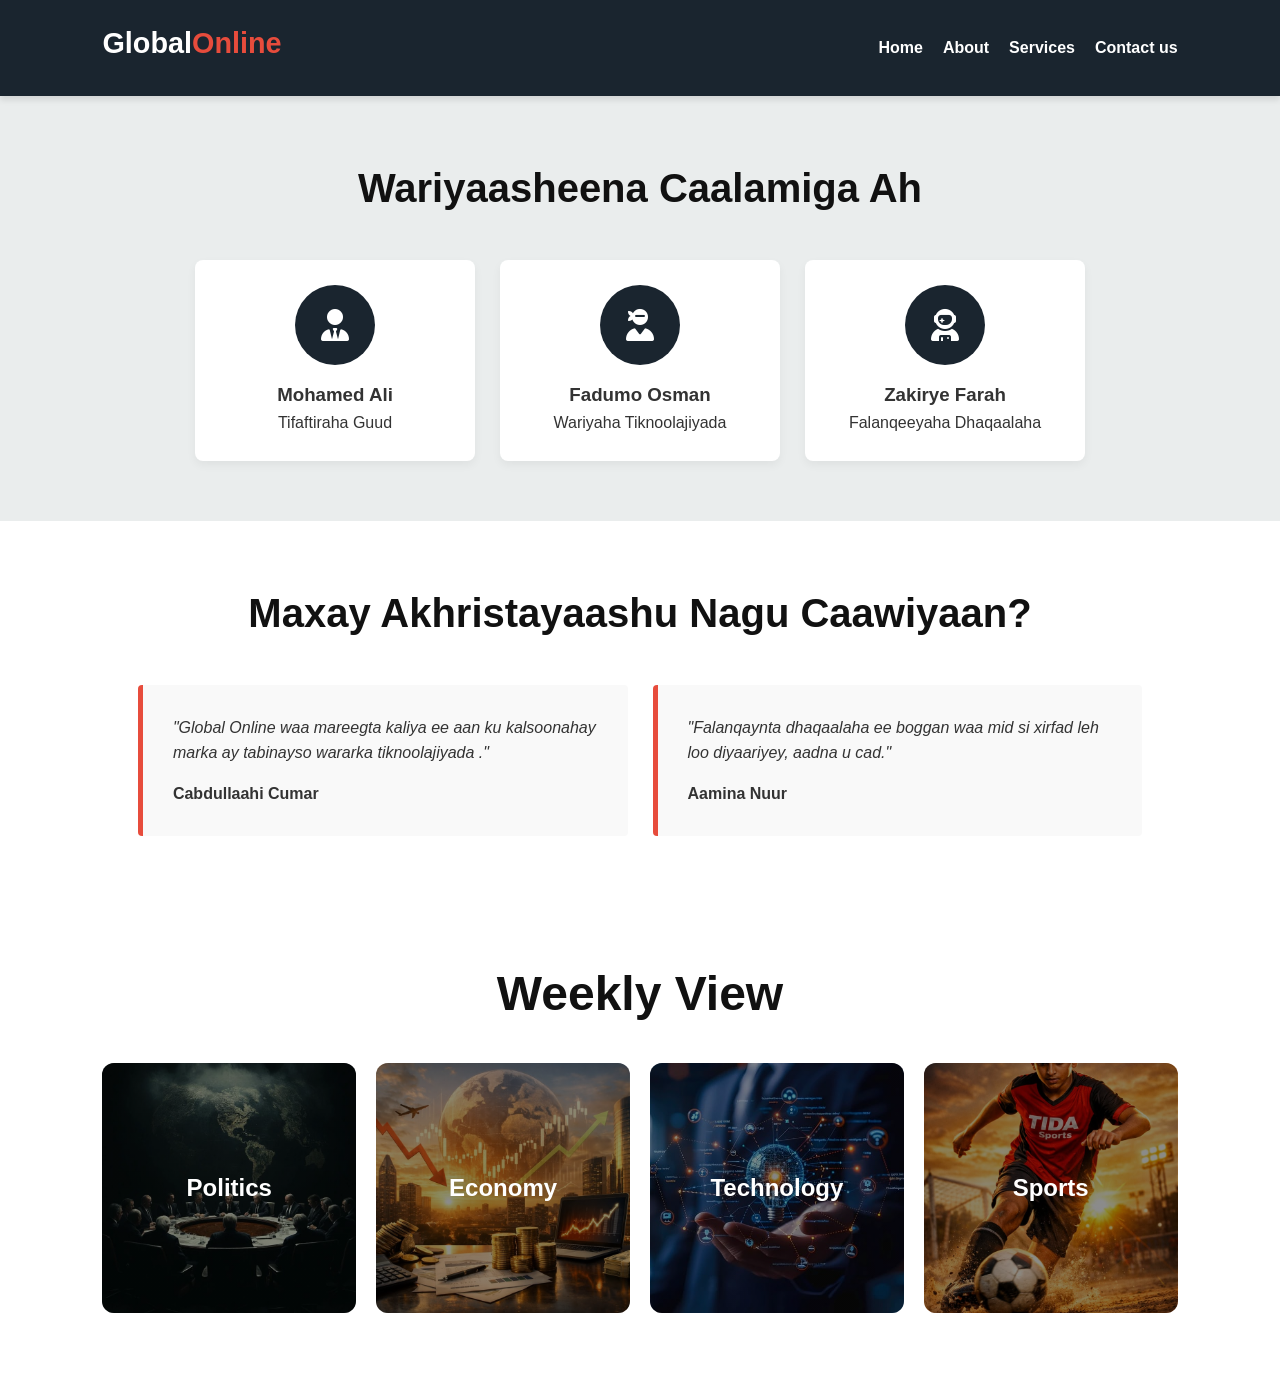
<file: services.html>
<!DOCTYPE html>
<html lang="so">
<head>
    <meta charset="UTF-8">
    <meta name="viewport" content="width=device-width, initial-scale=1.0">
    <title>Global Online </title>
    <link rel="stylesheet" href="Global-Online.css">
    
    <link rel="stylesheet" href="https://cdnjs.cloudflare.com/ajax/libs/font-awesome/6.4.0/css/all.min.css">
</head>
<body>


  
    <!-- 1. HEADER & NAVIGATION BAR -->
    <header class="navbar">
        <div class="logo">
            <h2>Global<span>Online</span></h2>
        </div>
        <nav>
            <ul>
                <li><a href="index.html">Home</a></li>
                <li><a href="about.html">About</a></li>
                <li><a href="services.html">Services</a></li>
                <li><a href="contactus.html">Contact us</a></li>
            </ul>
        </nav>
    </header>
    
   

    <!-- 5. TEAM MEMBERS SECTION -->
    <section id="team" class="team-section">
        <div class="container">
            <h2>Wariyaasheena Caalamiga Ah</h2>
            <div class="grid-container">
                <div class="team-card">
                    <div class="avatar-placeholder"><i class="fa-solid fa-user-tie"></i></div>
                    <h3>Mohamed Ali</h3>
                    <p>Tifaftiraha Guud</p>
                </div>
                <div class="team-card">
                    <div class="avatar-placeholder"><i class="fa-solid fa-user-ninja"></i></div>
                    <h3>Fadumo Osman</h3>
                    <p>Wariyaha Tiknoolajiyada</p>
                </div>
                <div class="team-card">
                    <div class="avatar-placeholder"><i class="fa-solid fa-user-astronaut"></i></div>
                    <h3>Zakirye Farah</h3>
                    <p>Falanqeeyaha Dhaqaalaha</p>
                </div>
            </div>
        </div>
    </section>

    <!-- 6. TESTIMONIALS SECTION -->
    <section id="testimonials" class="testimonials-section">
        <div class="container">
            <h2>Maxay Akhristayaashu Nagu Caawiyaan?</h2>
            <div class="grid-container">
                <div class="review-card">
                    <p>"Global Online waa mareegta kaliya ee aan ku kalsoonahay marka ay tabinayso wararka tiknoolajiyada ."</p>
                    <h4>Cabdullaahi Cumar</h4>
                </div>
                <div class="review-card">
                    <p>"Falanqaynta dhaqaalaha ee boggan waa mid si xirfad leh loo diyaariyey, aadna u cad."</p>
                    <h4>Aamina Nuur</h4>
                </div>
            </div>
        </div>
    </section>

    <!-- 7. GALLERY SECTION -->
   <section class="weekly-view">
    <h2>Weekly View</h2>

    <div class="gallery-grid">

        <div class="gallery-item politics">
            <div class="img-box">Politics</div>
        </div>

        <div class="gallery-item economy">
            <div class="img-box">Economy</div>
        </div>

        <div class="gallery-item tech">
            <div class="img-box">Technology</div>
        </div>

        <div class="gallery-item sports">
            <div class="img-box">Sports</div>
        </div>

    </div>
</section>

</body>
</html>
</file>
<file: Global-Online.css>
/* 1. GLOBAL STYLES & RESET */
* {
    margin: 0;
    padding: 0;
    box-sizing: border-box;
    font-family: 'Segoe UI', Tahoma, Geneva, Verdana, sans-serif;
    scroll-behavior: smooth; /* Waxay ka dhigeysaa marka link la riixo inuu si tartiib ah u dego */
}

body {
    background-color: #f4f6f9;
    color: #333;
    line-height: 1.6;
}

.container {
    width: 85%;
    max-width: 1200px;
    margin: 0 auto;
    padding: 60px 0;
    text-align: center;
}

h2 {
    font-size: 2.5rem;
    margin-bottom: 10px;
    color: #111;
    position: relative;
}

/*  1. HEADER AND NAVIGATION BAR (Flexbox) */
.navbar {
    display: flex;
    justify-content: space-between;
    align-items: center;
    padding: 20px 8%;
    background-color: #1a252f;
    color: #fff;
    position: sticky;
    top: 0;
    z-index: 1000;
    box-shadow: 0 4px 6px rgba(0,0,0,0.1);
}

.navbar .logo h2 {
    color: #fff;
    font-size: 1.8rem;
}

.navbar .logo h2 span {
    color: #e74c3c; /* Midabka cas ee astanta u ah Wararka */
}

.navbar nav ul {
    display: flex;
    list-style: none;
}

.navbar nav ul li {
    margin-left: 20px;
}

.navbar nav ul li a {
    color: #fff;
    text-decoration: none;
    font-size: 1rem;
    font-weight: 600;
    transition: color 0.3s ease;
}

.navbar nav ul li a:hover {
    color: #e74c3c;
}

/* 
2. HOME / HERO SECTION*/
.hero-section {
    background: linear-gradient(rgba(0,0,0,0.6), rgba(0,0,0,0.7)), url('web-images/news.jpg') no-repeat center center/cover;
    height: 80vh;
    display: flex;
    justify-content: center;
    align-items: center;
    text-align: center;
    color: #fff;
    padding: 0 20px;
}

.hero-content {
    max-width: 800px;
}

.badge {
    background-color: #e74c3c;
    padding: 5px 15px;
    font-size: 0.85rem;
    text-transform: uppercase;
    font-weight: bold;
    border-radius: 4px;
    letter-spacing: 1px;
}

.hero-content h1 {
    font-size: 3rem;
    margin: 20px 0;
    line-height: 1.2;
}

.hero-content p {
    font-size: 1.2rem;
    margin-bottom: 30px;
    color: #ddd;
}

.btn {
    display: inline-block;
    background-color: #e74c3c;
    color: #fff;
    padding: 12px 30px;
    text-decoration: none;
    font-weight: bold;
    border-radius: 5px;
    transition: background 0.3s ease;
    border: none;
    cursor: pointer;
}

.btn:hover {
    background-color: #c0392b;
}

/* waa update wararka cusub   */
.news-section{
    margin:40px 0;
}

.section-title{
    font-size:28px;
    margin-bottom:20px;
}

.news-grid{
    display:grid;
    grid-template-columns:repeat(auto-fit,minmax(260px,1fr));
    gap:20px;
}

.news-card{
    background:#fff;
    border-radius:10px;
    overflow:hidden;
    transition:.3s;
    cursor:pointer;
}

.news-card img{
    width:100%;
    height:200px;
    object-fit:cover;
}

.news-card h3{
    font-size:18px;
    padding:12px;
    line-height:1.5;
}

.news-card span{
    display:block;
    padding:0 12px 15px;
    color:#666;
    font-size:14px;
}

.news-card:hover{
    transform:translateY(-5px);
}


@media (max-width:768px){
    .section-title{
        font-size:22px;
    }

    .news-card img{
        height:180px;
    }
}
/* qeeyb cusub */
/* Ku darista koodhkan feylkaaga CSS */

.news-card {
  height: auto; /* Waxay hubinaysaa in card-ku uu hoos u barto marka warku furmo */
}

.news-details summary {
  color: #ff4500; /* Midabka cas ee astaan u ah website-kaaga */
  font-weight: bold;
  cursor: pointer;
  margin: 10px 15px; /* Waxay siinaysaa xoogaa fogaan dhinacyada ah */
  outline: none;
}

.news-details summary:hover {
  text-decoration: underline;
}

.news-details p {
  font-size: 14px;
  color: #555;
  line-height: 1.5;
  padding: 10px 15px;
  background-color: #f9f9f9;
  border-left: 3px solid #ff4500;
  margin: 0 15px 15px 15px;
}

/* abovgvvv */
/* 3. ABOUT SECTION */
.about-section {
    background-color: #fff;
}
.sub-title {
    color: #7f8c8d;
    margin-bottom: 30px;
    font-style: italic;
}
.about-text {
    max-width: 700px;
    margin: 0 auto;
    font-size: 1.15rem;
    color: #555;
}

/* 4. GRID LAYOUTS (Categories, Team, Testimonials) */
.grid-container {
    display: flex;
    flex-wrap: wrap;
    justify-content: center;
    gap: 25px;
    margin-top: 40px;
}

/* Card-ka caadiga ah ee Qaybaha (Categories) */
.card {
    background-color: #fff;
    padding: 30px 20px;
    border-radius: 8px;
    width: 260px;
    box-shadow: 0 4px 15px rgba(0,0,0,0.05);
    transition: transform 0.3s ease;
}

.card:hover {
    transform: translateY(-10px);
}

.card-icon {
    font-size: 2.5rem;
    color: #e74c3c;
    margin-bottom: 15px;
}

.card h3 {
    margin-bottom: 10px;
}

.card p {
    font-size: 0.95rem;
    color: #666;
}

/*5. TEAM SECTION*/
.team-section {
    background-color: #eaeded;
}

.team-card {
    background-color: #fff;
    padding: 25px;
    border-radius: 8px;
    width: 280px;
    box-shadow: 0 4px 10px rgba(0,0,0,0.05);
}

.avatar-placeholder {
    width: 80px;
    height: 80px;
    background-color: #1a252f;
    color: #fff;
    font-size: 2rem;
    display: flex;
    justify-content: center;
    align-items: center;
    border-radius: 50%;
    margin: 0 auto 15px auto;
}

/*  6. TESTIMONIALS SECTION*/
.testimonials-section {
    background-color: #fff;
}

.review-card {
    background-color: #f9f9f9;
    padding: 30px;
    border-left: 5px solid #e74c3c;
    border-radius: 4px;
    width: 45%;
    text-align: left;
}

.review-card p {
    font-style: italic;
    margin-bottom: 15px;
}

/* 7. GALLERY SECTION */
.weekly-view{
    padding: 60px 8%;
    background: #fff;
}

.weekly-view h2{
    text-align: center;
    font-size: 3rem;
    margin-bottom: 30px;
}

/* Grid */
.gallery-grid{
    display: grid;
    grid-template-columns: repeat(auto-fit, minmax(250px, 1fr));
    gap: 20px;
}

/* Cards */
.gallery-item{
    height: 250px;
    border-radius: 12px;
    overflow: hidden;
    cursor: pointer;
    transition: transform .3s ease;
}

.gallery-item:hover{
    transform: translateY(-8px);
}

.img-box{
    width: 100%;
    height: 100%;
    display: flex;
    justify-content: center;
    align-items: center;

    color: white;
    font-size: 1.5rem;
    font-weight: bold;

    background-size: cover;
    background-position: center;

    transition: transform .4s ease;
}

.gallery-item:hover .img-box{
    transform: scale(1.08);
}

/* Images */
.politics .img-box{
    background-image:
    linear-gradient(rgba(0,0,0,.45), rgba(0,0,0,.45)),
    url("web-images/politic.jpeg");
}

.economy .img-box{
    background-image:
    linear-gradient(rgba(0,0,0,.45), rgba(0,0,0,.45)),
    url("web-images/economic.jpeg");
}

.tech .img-box{
    background-image:
    linear-gradient(rgba(0,0,0,.45), rgba(0,0,0,.45)),
    url("web-images/technology.jpeg");
}

.sports .img-box{
    background-image:
    linear-gradient(rgba(0,0,0,.45), rgba(0,0,0,.45)),
    url("web-images/sports.jpeg");
}

/* 8. CONTACT SECTION & FORM*/
.contact-section {
    background-color: #fff;
}

.contact-form {
    max-width: 600px;
    margin: 30px auto 0 auto;
    display: flex;
    flex-direction: column;
    gap: 15px;
}

.contact-form input, 
.contact-form textarea {
    width: 100%;
    padding: 12px;
    border: 1px solid #ccc;
    border-radius: 4px;
    font-size: 1rem;
}

/*  9. FOOTER*/
.footer {
    background-color: #1a252f;
    color: #fff;
    text-align: center;
    padding: 40px 20px;
}

.social-icons {
    margin-top: 15px;
}

.social-icons a {
    color: #fff;
    font-size: 1.5rem;
    margin: 0 10px;
    transition: color 0.3s;
}

.social-icons a:hover {
    color: #e74c3c;
}

/* -----------------------------------------
   10. RESPONSIVE DESIGN (Media Queries)
----------------------------------------- */
@media (max-width: 992px) {
    .navbar {
        flex-direction: column;
        gap: 15px;
    }
    .navbar nav ul {
        margin-top: 10px;
    }
    .hero-content h1 {
        font-size: 2.2rem;
    }
    .review-card {
        width: 100%;
    }
    .gallery-item {
        width: 45%;
    }
}

@media (max-width: 600px) {
    .navbar nav ul {
        flex-direction: column;
        align-items: center;
        gap: 10px;
    }
    .navbar nav ul li {
        margin-left: 0;
    }
    .hero-content h1 {
        font-size: 1.8rem;
    }
    .card, .team-card, .gallery-item {
        width: 100%;
    }
}
</file>
